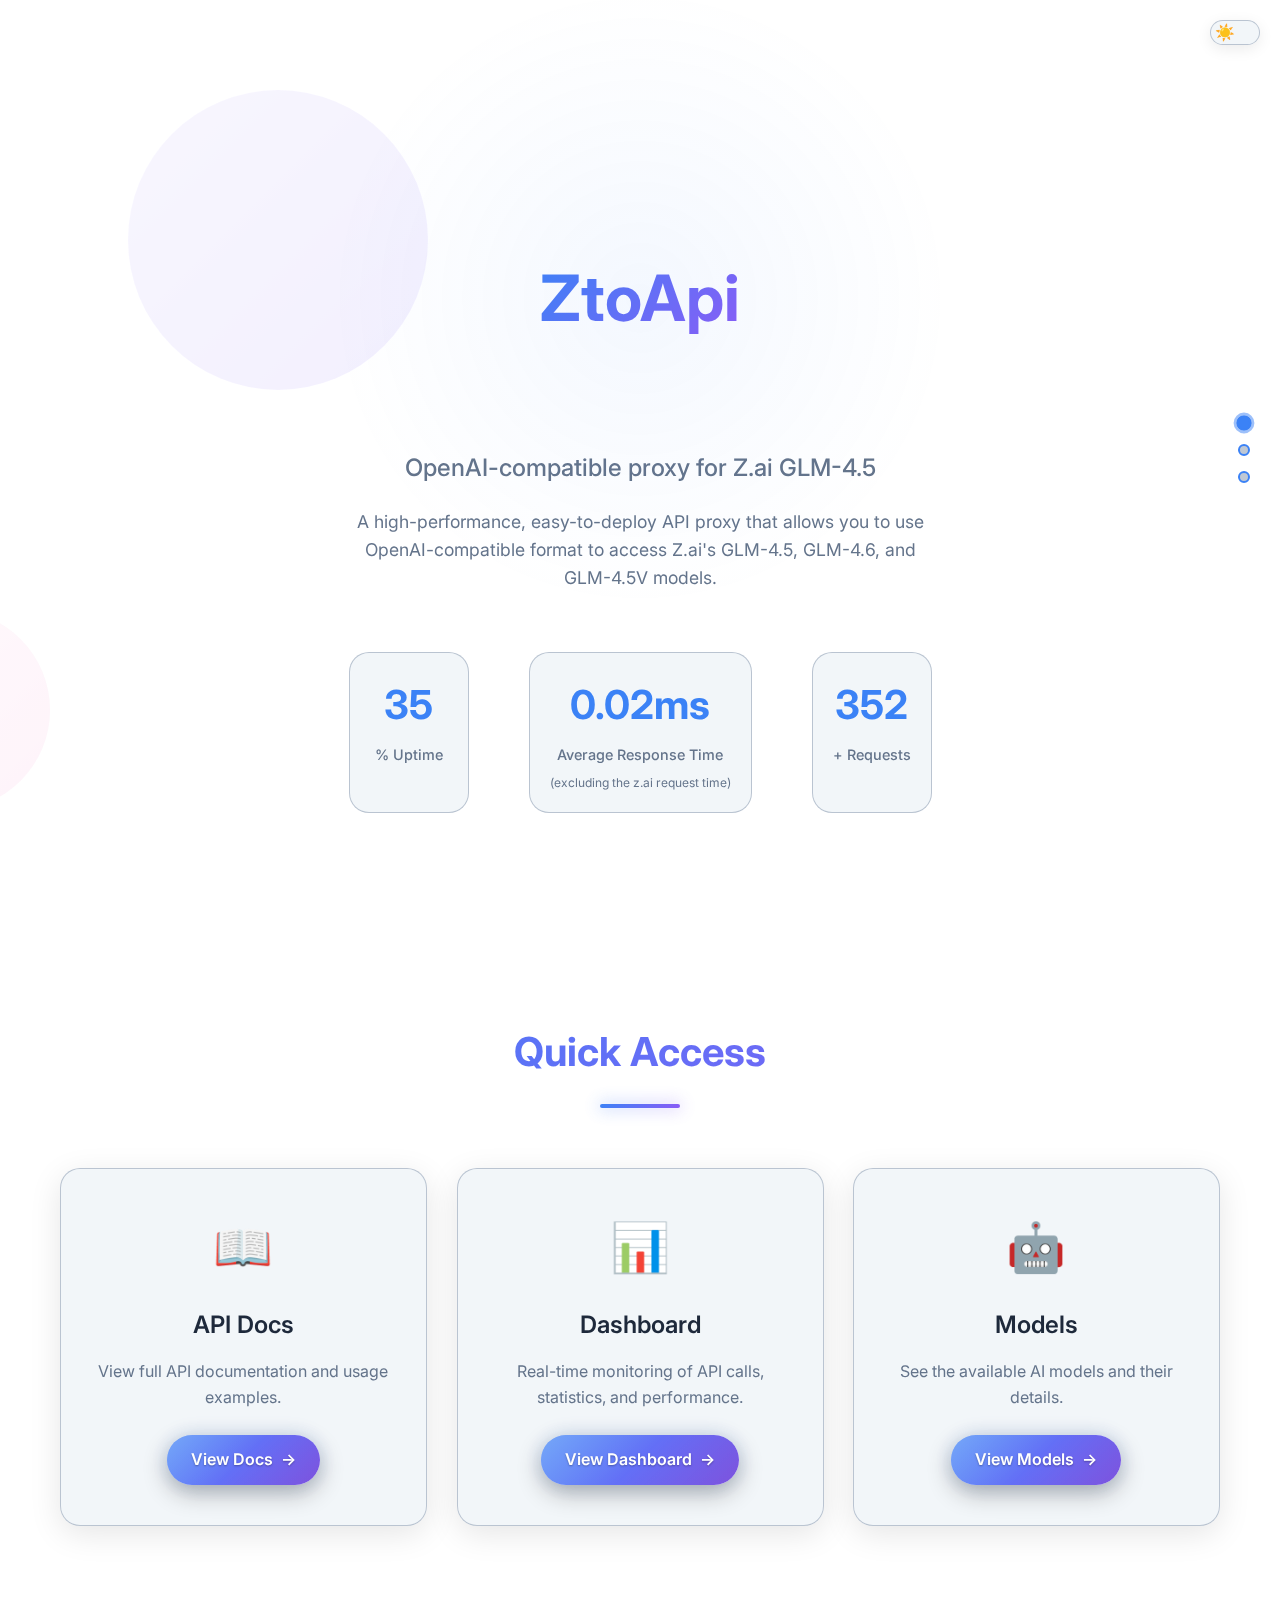
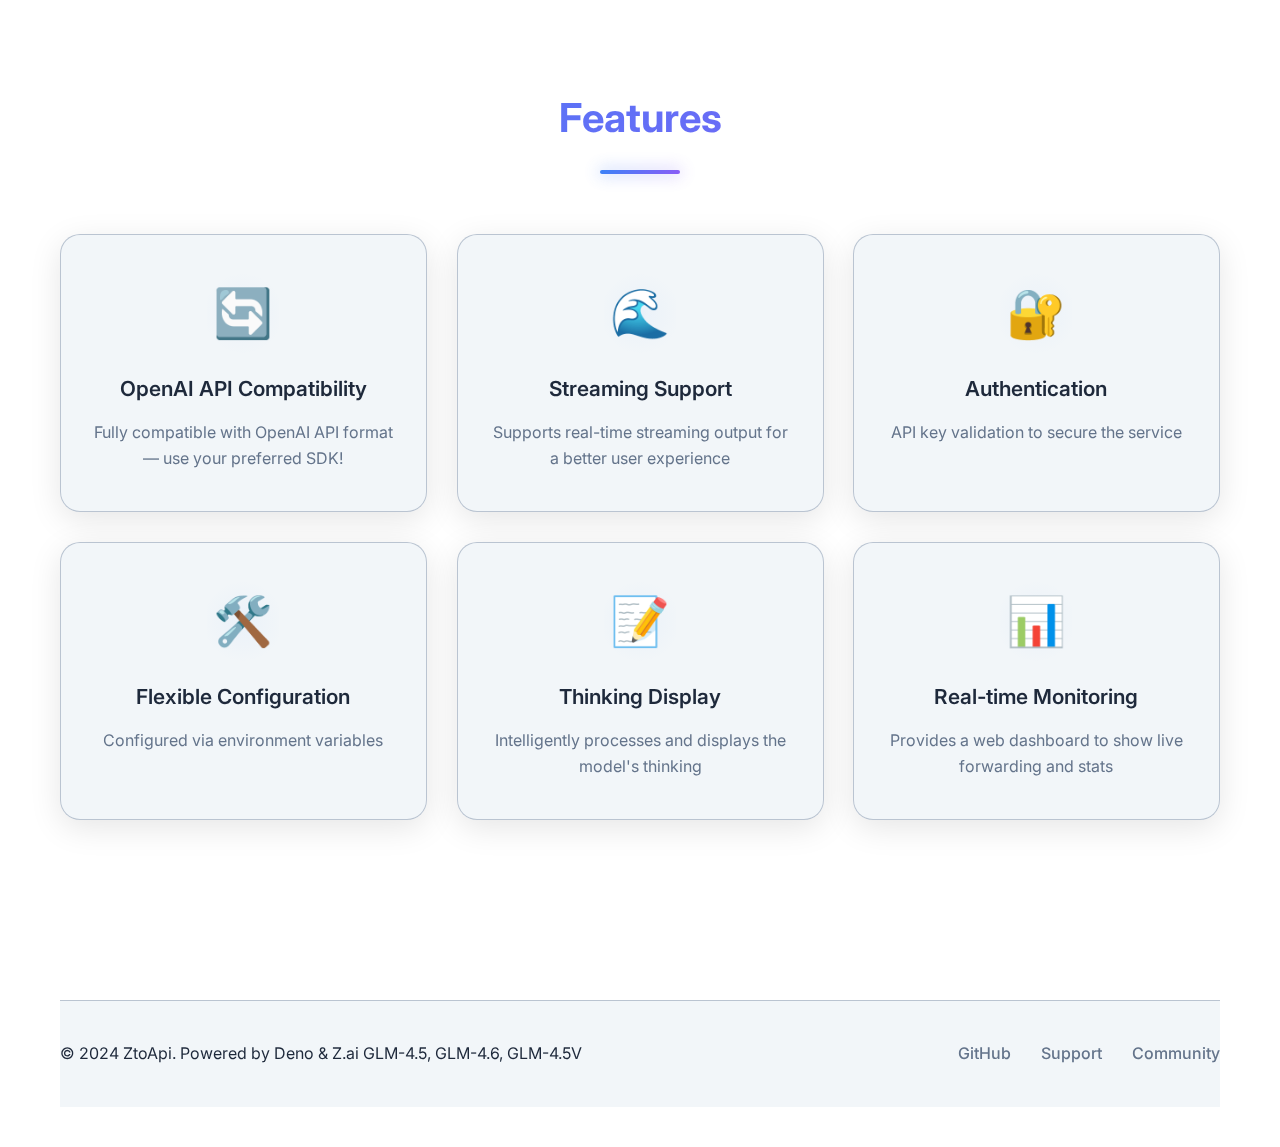
<file: ui/index.html>
<!DOCTYPE html>
<html lang="en">
  <head>
    <meta charset="UTF-8">
    <meta name="viewport" content="width=device-width, initial-scale=1.0">
    <title>ZtoApi - OpenAI-compatible API proxy</title>
    <link rel="stylesheet" href="/ui/index.css">
    <link rel="preconnect" href="https://fonts.googleapis.com">
    <link rel="preconnect" href="https://fonts.gstatic.com" crossorigin>
    <link href="https://fonts.googleapis.com/css2?family=Inter:wght@300;400;500;600;700&display=swap" rel="stylesheet">
  </head>
  <body>
    <!-- Animated Background -->
    <div class="bg-animation">
      <div class="floating-shapes"></div>
    </div>

    <!-- Dark Mode Toggle -->
    <button class="theme-toggle" id="themeToggle" aria-label="Toggle dark mode">
      <span class="sun-icon">☀️</span>
      <span class="moon-icon">🌙</span>
    </button>

    <!-- Navigation dots -->
    <nav class="nav-dots">
      <a href="#hero" class="nav-dot active" data-section="hero"></a>
      <a href="#links" class="nav-dot" data-section="links"></a>
      <a href="#features" class="nav-dot" data-section="features"></a>
    </nav>

    <div class="container">
      <section id="hero" class="hero-section">
        <header class="hero-header">
          <div class="logo-container">
            <h1 class="logo">ZtoApi</h1>
            <div class="logo-glow"></div>
          </div>
          <div class="subtitle">OpenAI-compatible proxy for Z.ai GLM-4.5</div>
          <p class="hero-description">
            A high-performance, easy-to-deploy API proxy that allows you to use OpenAI-compatible format to access
            Z.ai's GLM-4.5, GLM-4.6, and GLM-4.5V models.
          </p>
          <div class="hero-stats">
            <div class="stat-item">
              <span class="stat-number" data-target="99.9">0</span>
              <span class="stat-label">% Uptime</span>
            </div>
            <div class="stat-item">
              <span class="stat-number">0.02ms</span>
              <span class="stat-label">Average Response Time</span>
              <small style="display: block; color: var(--text-secondary); font-size: 0.75rem; margin-top: 5px"
              >(excluding the z.ai request time)</small>
            </div>
            <div class="stat-item">
              <span class="stat-number" data-target="1000">0</span>
              <span class="stat-label">+ Requests</span>
            </div>
          </div>
        </header>
      </section>

      <section id="links" class="links-section">
        <div class="section-header">
          <h2 class="section-title">Quick Access</h2>
          <div class="title-underline"></div>
        </div>

        <div class="links">
          <div class="link-card" data-tilt>
            <div class="card-icon">📖</div>
            <h3>API Docs</h3>
            <p>View full API documentation and usage examples.</p>
            <a href="/docs" class="card-link">
              <span>View Docs</span>
              <span class="link-arrow">→</span>
            </a>
            <div class="card-glow"></div>
            <div class="card-shine"></div>
          </div>

          <div class="link-card" data-tilt>
            <div class="card-icon">📊</div>
            <h3>Dashboard</h3>
            <p>Real-time monitoring of API calls, statistics, and performance.</p>
            <a href="/dashboard" class="card-link">
              <span>View Dashboard</span>
              <span class="link-arrow">→</span>
            </a>
            <div class="card-glow"></div>
            <div class="card-shine"></div>
          </div>

          <div class="link-card" data-tilt>
            <div class="card-icon">🤖</div>
            <h3>Models</h3>
            <p>See the available AI models and their details.</p>
            <a href="/v1/models" class="card-link">
              <span>View Models</span>
              <span class="link-arrow">→</span>
            </a>
            <div class="card-glow"></div>
            <div class="card-shine"></div>
          </div>
        </div>
      </section>

      <section id="features" class="features-section">
        <div class="section-header">
          <h2 class="section-title">Features</h2>
          <div class="title-underline"></div>
        </div>

        <div class="feature-list">
          <div class="feature-item" data-aos="fade-up">
            <div class="feature-icon-wrapper">
              <div class="feature-icon">🔄</div>
              <div class="icon-glow"></div>
            </div>
            <h3>OpenAI API Compatibility</h3>
            <p>Fully compatible with OpenAI API format — use your preferred SDK!</p>
          </div>

          <div class="feature-item" data-aos="fade-up" data-aos-delay="100">
            <div class="feature-icon-wrapper">
              <div class="feature-icon">🌊</div>
              <div class="icon-glow"></div>
            </div>
            <h3>Streaming Support</h3>
            <p>Supports real-time streaming output for a better user experience</p>
          </div>

          <div class="feature-item" data-aos="fade-up" data-aos-delay="200">
            <div class="feature-icon-wrapper">
              <div class="feature-icon">🔐</div>
              <div class="icon-glow"></div>
            </div>
            <h3>Authentication</h3>
            <p>API key validation to secure the service</p>
          </div>

          <div class="feature-item" data-aos="fade-up" data-aos-delay="300">
            <div class="feature-icon-wrapper">
              <div class="feature-icon">🛠️</div>
              <div class="icon-glow"></div>
            </div>
            <h3>Flexible Configuration</h3>
            <p>Configured via environment variables</p>
          </div>

          <div class="feature-item" data-aos="fade-up" data-aos-delay="400">
            <div class="feature-icon-wrapper">
              <div class="feature-icon">📝</div>
              <div class="icon-glow"></div>
            </div>
            <h3>Thinking Display</h3>
            <p>Intelligently processes and displays the model's thinking</p>
          </div>

          <div class="feature-item" data-aos="fade-up" data-aos-delay="500">
            <div class="feature-icon-wrapper">
              <div class="feature-icon">📊</div>
              <div class="icon-glow"></div>
            </div>
            <h3>Real-time Monitoring</h3>
            <p>Provides a web dashboard to show live forwarding and stats</p>
          </div>
        </div>
      </section>

      <footer class="footer">
        <div class="footer-content">
          <p>© 2024 ZtoApi. Powered by Deno & Z.ai GLM-4.5, GLM-4.6, GLM-4.5V</p>
          <div class="footer-links">
            <a href="#" class="footer-link">GitHub</a>
            <a href="#" class="footer-link">Support</a>
            <a href="#" class="footer-link">Community</a>
          </div>
        </div>
      </footer>
    </div>

    <!-- Scroll to top button -->
    <button class="scroll-to-top" id="scrollToTop" aria-label="Scroll to top">
      <span>↑</span>
    </button>

    <script src="/ui/index.js"></script>
  </body>
</html>
</file>
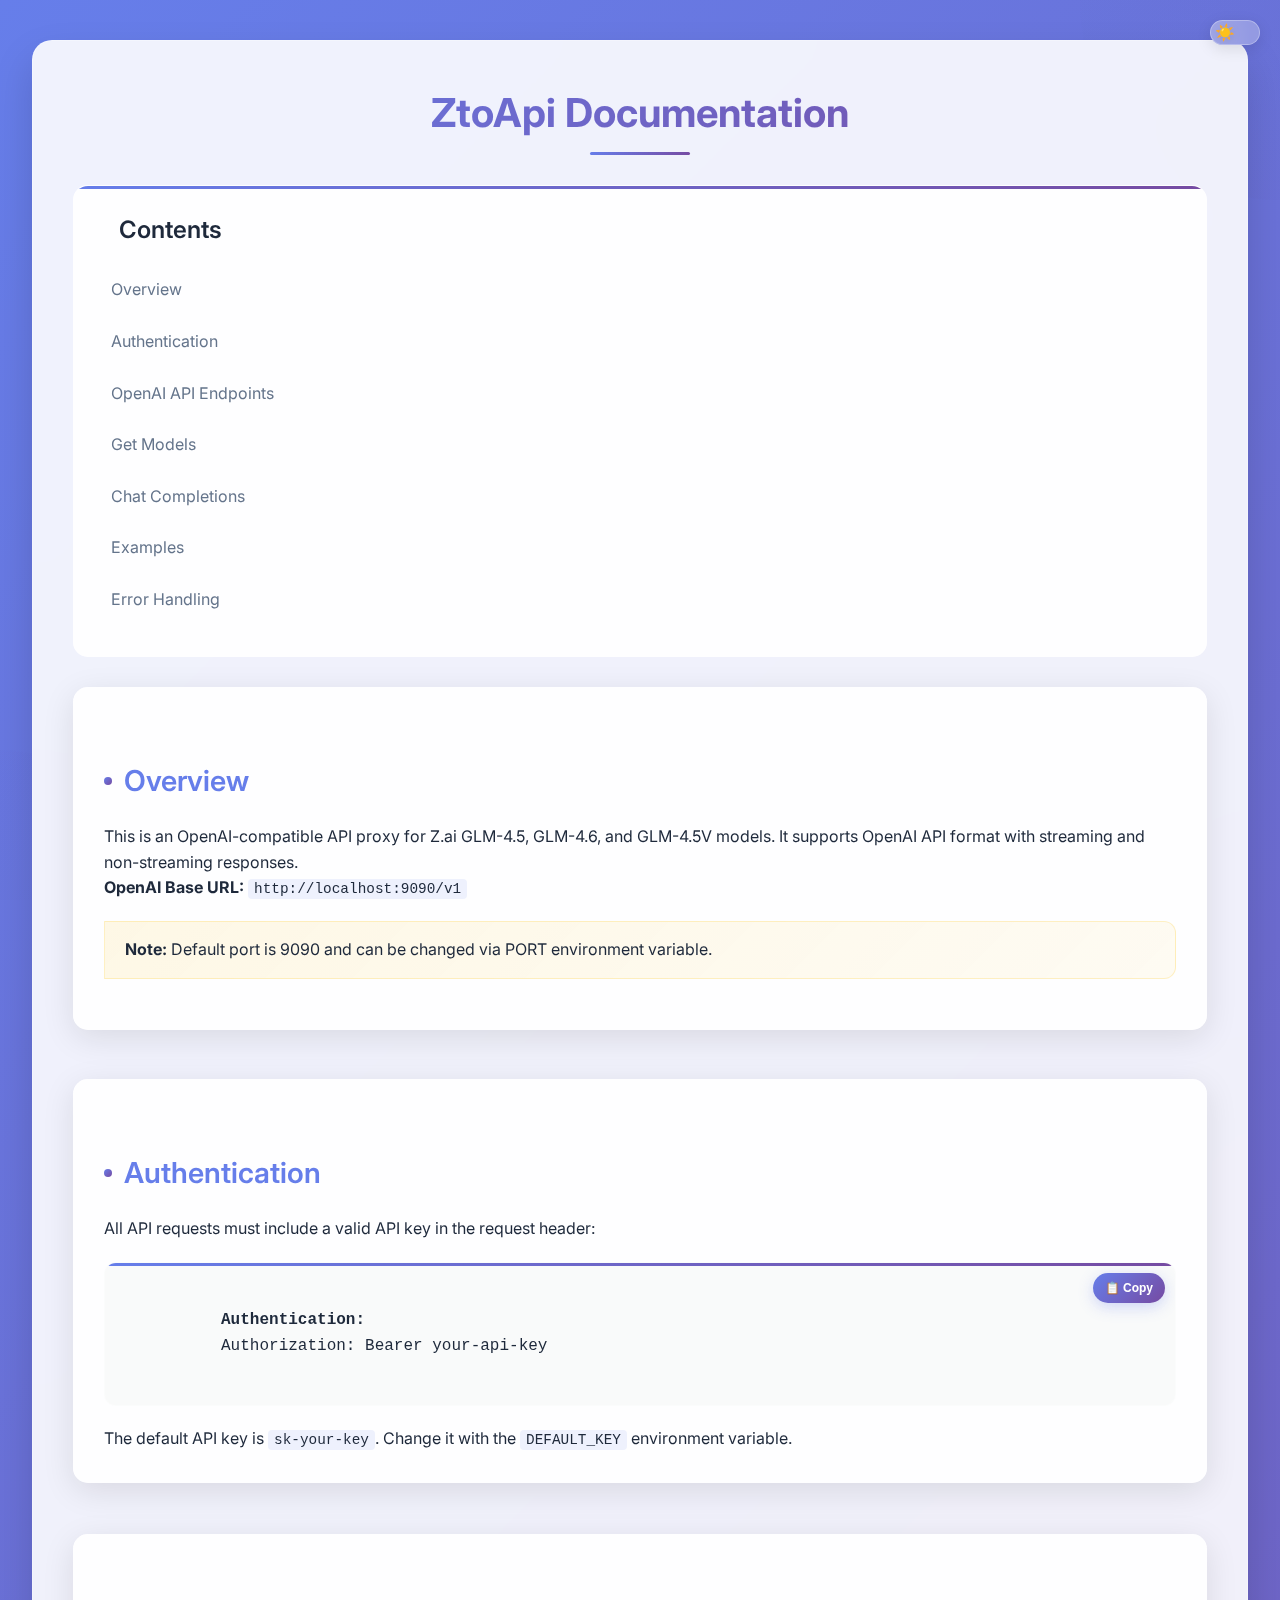
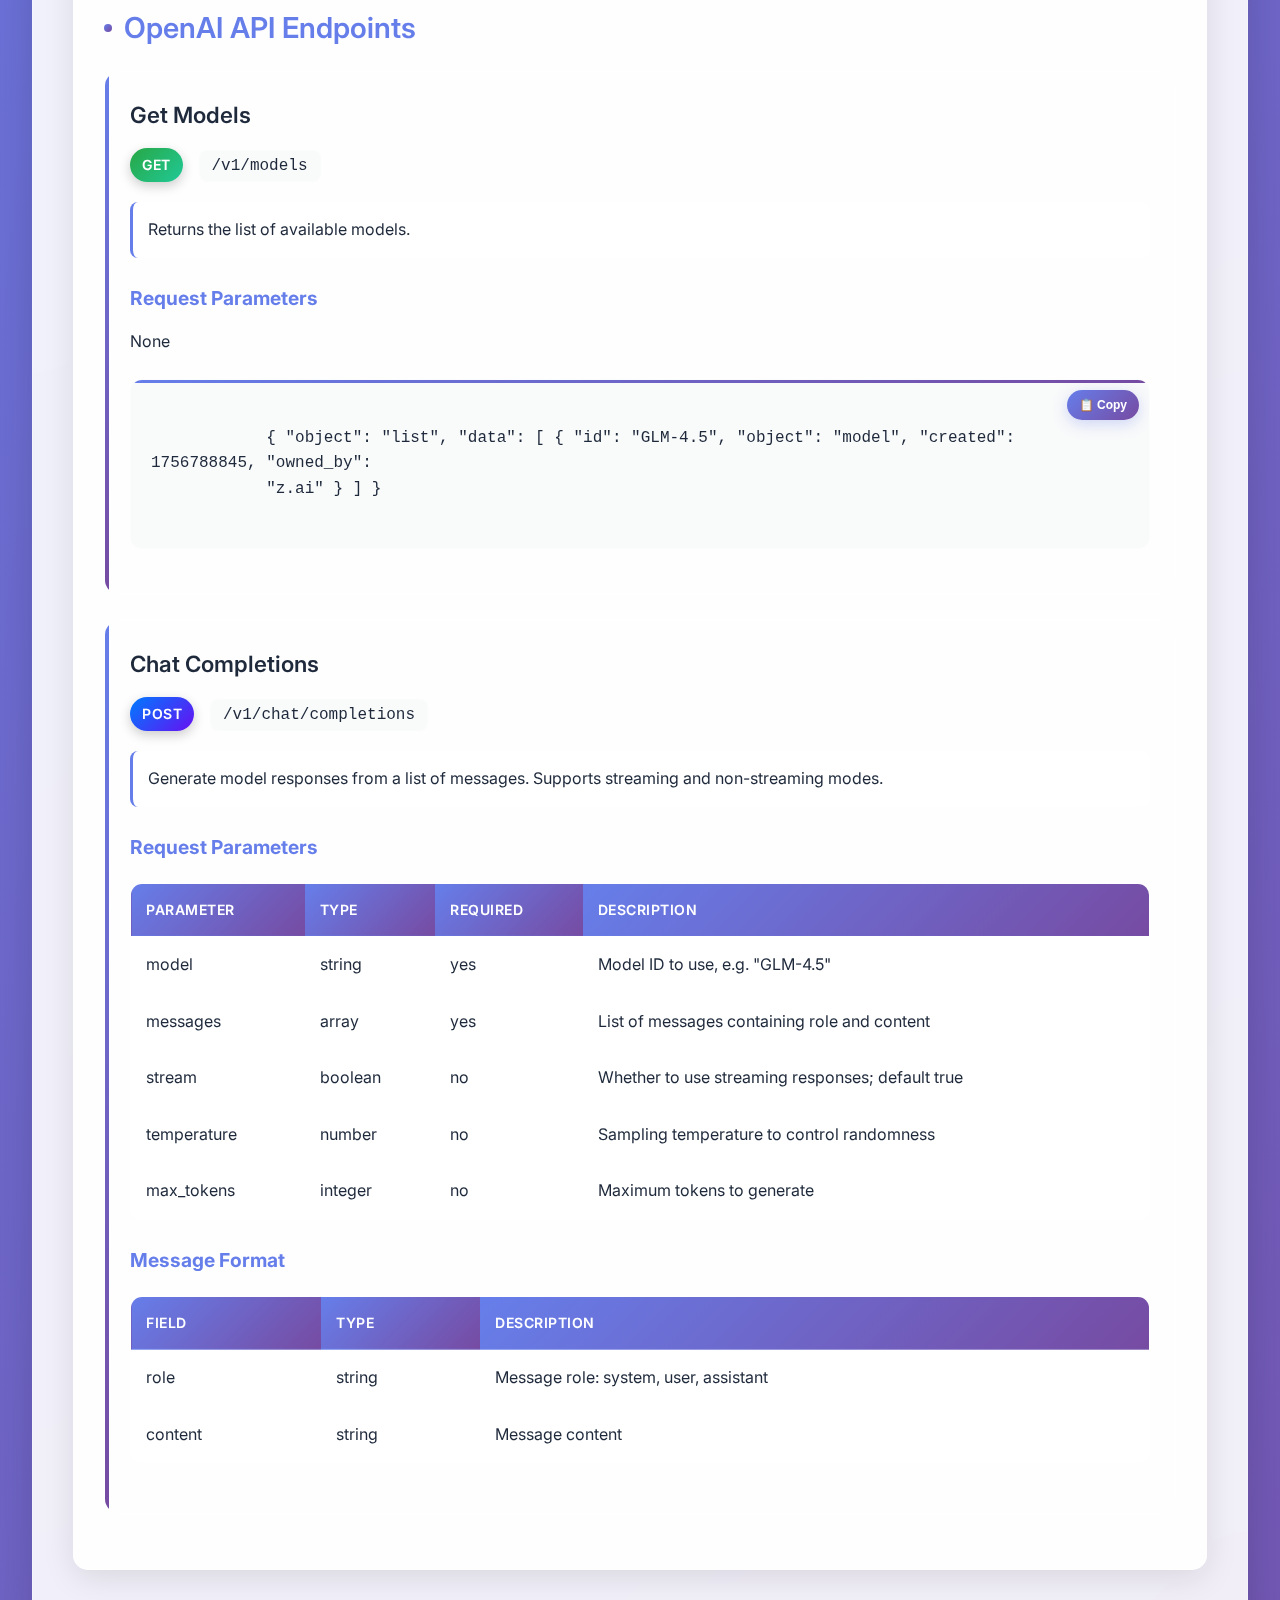
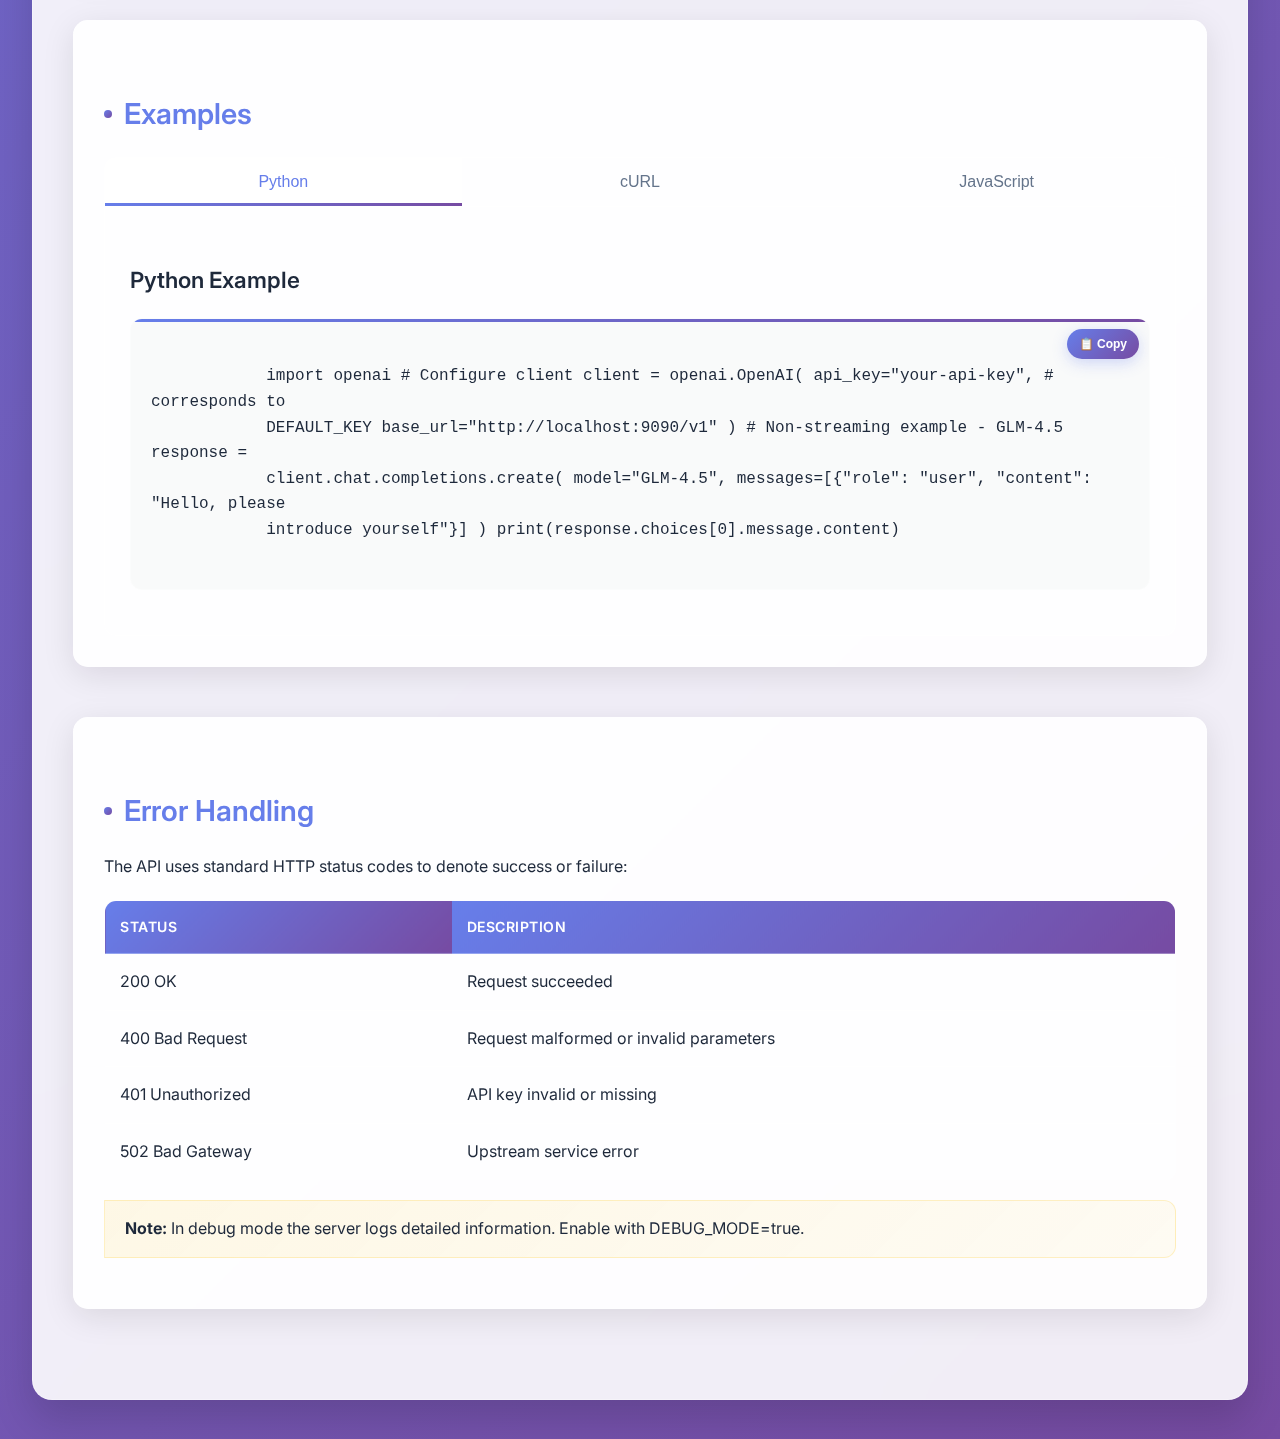
<file: ui/docs/docs.html>
<!DOCTYPE html>
<html lang="en">
  <head>
    <meta charset="UTF-8">
    <meta name="viewport" content="width=device-width, initial-scale=1.0">
    <title>ZtoApi Docs - OpenAI API</title>
    <link rel="stylesheet" href="/ui/docs/docs.css">
    <link rel="preconnect" href="https://fonts.googleapis.com">
    <link rel="preconnect" href="https://fonts.gstatic.com" crossorigin>
    <link href="https://fonts.googleapis.com/css2?family=Inter:wght@300;400;500;600;700&display=swap" rel="stylesheet">
  </head>
  <body>
    <!-- Animated Background -->
    <div class="bg-animation">
      <div class="floating-shapes"></div>
    </div>

    <!-- Dark Mode Toggle -->
    <button class="theme-toggle" id="themeToggle" aria-label="Toggle dark mode">
      <span class="sun-icon">☀️</span>
      <span class="moon-icon">🌙</span>
    </button>

    <div class="container">
      <h1>ZtoApi Documentation</h1>

      <div class="toc">
        <h2>Contents</h2>
        <ul>
          <li><a href="#overview">Overview</a></li>
          <li><a href="#authentication">Authentication</a></li>
          <li>
            <a href="#endpoints">OpenAI API Endpoints</a>
            <ul>
              <li><a href="#models">Get Models</a></li>
              <li><a href="#chat-completions">Chat Completions</a></li>
            </ul>
          </li>
          <li><a href="#examples">Examples</a></li>
          <li><a href="#error-handling">Error Handling</a></li>
        </ul>
      </div>

      <section id="overview">
        <h2>Overview</h2>
        <p>
          This is an OpenAI-compatible API proxy for Z.ai GLM-4.5, GLM-4.6, and GLM-4.5V models. It supports OpenAI API
          format with streaming and non-streaming responses.
        </p>
        <p><strong>OpenAI Base URL:</strong> <code>http://localhost:9090/v1</code></p>
        <div class="note">
          <strong>Note:</strong> Default port is 9090 and can be changed via PORT environment variable.
        </div>
      </section>

      <section id="authentication">
        <h2>Authentication</h2>
        <p>All API requests must include a valid API key in the request header:</p>
        <div class="example">
          <strong>Authentication:</strong>
          Authorization: Bearer your-api-key
        </div>
        <p>
          The default API key is <code>sk-your-key</code>. Change it with the <code>DEFAULT_KEY</code> environment
          variable.
        </p>
      </section>

      <section id="endpoints">
        <h2>OpenAI API Endpoints</h2>

        <div class="endpoint" id="models">
          <h3>Get Models</h3>
          <div>
            <span class="method get">GET</span>
            <span class="path">/v1/models</span>
          </div>
          <div class="description">
            <p>Returns the list of available models.</p>
          </div>
          <div class="parameters">
            <h4>Request Parameters</h4>
            <p>None</p>
          </div>
          <div class="response">
            { "object": "list", "data": [ { "id": "GLM-4.5", "object": "model", "created": 1756788845, "owned_by":
            "z.ai" } ] }
          </div>
        </div>

        <div class="endpoint" id="chat-completions">
          <h3>Chat Completions</h3>
          <div>
            <span class="method post">POST</span>
            <span class="path">/v1/chat/completions</span>
          </div>
          <div class="description">
            <p>Generate model responses from a list of messages. Supports streaming and non-streaming modes.</p>
          </div>
          <div class="parameters">
            <h4>Request Parameters</h4>
            <table>
              <thead>
                <tr>
                  <th>Parameter</th>
                  <th>Type</th>
                  <th>Required</th>
                  <th>Description</th>
                </tr>
              </thead>
              <tbody>
                <tr>
                  <td>model</td>
                  <td>string</td>
                  <td>yes</td>
                  <td>Model ID to use, e.g. "GLM-4.5"</td>
                </tr>
                <tr>
                  <td>messages</td>
                  <td>array</td>
                  <td>yes</td>
                  <td>List of messages containing role and content</td>
                </tr>
                <tr>
                  <td>stream</td>
                  <td>boolean</td>
                  <td>no</td>
                  <td>Whether to use streaming responses; default true</td>
                </tr>
                <tr>
                  <td>temperature</td>
                  <td>number</td>
                  <td>no</td>
                  <td>Sampling temperature to control randomness</td>
                </tr>
                <tr>
                  <td>max_tokens</td>
                  <td>integer</td>
                  <td>no</td>
                  <td>Maximum tokens to generate</td>
                </tr>
              </tbody>
            </table>
          </div>
          <div class="parameters">
            <h4>Message Format</h4>
            <table>
              <thead>
                <tr>
                  <th>Field</th>
                  <th>Type</th>
                  <th>Description</th>
                </tr>
              </thead>
              <tbody>
                <tr>
                  <td>role</td>
                  <td>string</td>
                  <td>Message role: system, user, assistant</td>
                </tr>
                <tr>
                  <td>content</td>
                  <td>string</td>
                  <td>Message content</td>
                </tr>
              </tbody>
            </table>
          </div>
        </div>
      </section>

      <section id="examples">
        <h2>Examples</h2>

        <div class="tab">
          <button class="tablinks active" onclick="openTab(event, 'python-tab')">Python</button>
          <button class="tablinks" onclick="openTab(event, 'curl-tab')">cURL</button>
          <button class="tablinks" onclick="openTab(event, 'javascript-tab')">JavaScript</button>
        </div>

        <div id="python-tab" class="tabcontent" style="display: block">
          <h3>Python Example</h3>
          <div class="example">
            import openai # Configure client client = openai.OpenAI( api_key="your-api-key", # corresponds to
            DEFAULT_KEY base_url="http://localhost:9090/v1" ) # Non-streaming example - GLM-4.5 response =
            client.chat.completions.create( model="GLM-4.5", messages=[{"role": "user", "content": "Hello, please
            introduce yourself"}] ) print(response.choices[0].message.content)
          </div>
        </div>

        <div id="curl-tab" class="tabcontent">
          <h3>cURL Example</h3>
          <div class="example">
            # Non-streaming curl -X POST http://localhost:9090/v1/chat/completions \ -H "Content-Type: application/json"
            \ -H "Authorization: Bearer your-api-key" \ -d '{ "model": "GLM-4.5", "messages": [{"role": "user",
            "content": "Hello"}], "stream": false }' # Streaming curl -X POST http://localhost:9090/v1/chat/completions
            \ -H "Content-Type: application/json" \ -H "Authorization: Bearer your-api-key" \ -d '{ "model": "GLM-4.5",
            "messages": [{"role": "user", "content": "Hello"}], "stream": true }'
          </div>
        </div>

        <div id="javascript-tab" class="tabcontent">
          <h3>JavaScript Example</h3>
          <div class="example">
            const fetch = require('node-fetch'); async function chatWithGLM(message, stream = false) { const response =
            await fetch('http://localhost:9090/v1/chat/completions', { method: 'POST', headers: { 'Content-Type':
            'application/json', 'Authorization': 'Bearer your-api-key' }, body: JSON.stringify({ model: 'GLM-4.5',
            messages: [{ role: 'user', content: message }], stream: stream }) }); if (stream) { const reader =
            response.body.getReader(); const decoder = new TextDecoder(); while (true) { const { done, value } = await
            reader.read(); if (done) break; const chunk = decoder.decode(value); const lines = chunk.split('\n'); for
            (const line of lines) { if (line.startsWith('data: ')) { const data = line.slice(6); if (data === '[DONE]')
            { console.log('\nStream complete'); return; } try { const parsed = JSON.parse(data); const content =
            parsed.choices[0]?.delta?.content; if (content) { process.stdout.write(content); } } catch (e) { // ignore
            parse errors } } } } } else { const data = await response.json();
            console.log(data.choices[0].message.content); } } // Example usage chatWithGLM('Hello, please introduce
            JavaScript', false);
          </div>
        </div>
      </section>

      <section id="error-handling">
        <h2>Error Handling</h2>
        <p>The API uses standard HTTP status codes to denote success or failure:</p>
        <table>
          <thead>
            <tr>
              <th>Status</th>
              <th>Description</th>
            </tr>
          </thead>
          <tbody>
            <tr>
              <td>200 OK</td>
              <td>Request succeeded</td>
            </tr>
            <tr>
              <td>400 Bad Request</td>
              <td>Request malformed or invalid parameters</td>
            </tr>
            <tr>
              <td>401 Unauthorized</td>
              <td>API key invalid or missing</td>
            </tr>
            <tr>
              <td>502 Bad Gateway</td>
              <td>Upstream service error</td>
            </tr>
          </tbody>
        </table>
        <div class="note">
          <strong>Note:</strong> In debug mode the server logs detailed information. Enable with DEBUG_MODE=true.
        </div>
      </section>
    </div>

    <script>
      // Dark mode toggle
      const themeToggle = document.getElementById("themeToggle");
      const body = document.body;
      const sunIcon = themeToggle.querySelector(".sun-icon");
      const moonIcon = themeToggle.querySelector(".moon-icon");

      // Check for saved theme preference
      const savedTheme = localStorage.getItem("theme");
      if (savedTheme === "dark") {
        body.classList.add("dark-mode");
        sunIcon.style.display = "none";
        moonIcon.style.display = "block";
      }

      themeToggle.addEventListener("click", () => {
        body.classList.toggle("dark-mode");
        const isDark = body.classList.contains("dark-mode");

        sunIcon.style.display = isDark ? "none" : "block";
        moonIcon.style.display = isDark ? "block" : "none";

        localStorage.setItem("theme", isDark ? "dark" : "light");
      });

      // Add loading animation
      window.addEventListener("load", () => {
        body.classList.add("loaded");
      });
    </script>
    <script src="/ui/docs/docs.js"></script>
  </body>
</html>
</file>
<file: ui/index.css>
/* CSS Variables for Light and Dark Mode */
:root {
  /* Light Mode Colors */
  --bg-primary: #ffffff;
  --bg-secondary: #ffffff;
  --bg-glass: rgba(241, 245, 249, 0.95);
  --bg-overlay: rgba(241, 245, 249, 0.98);
  --text-primary: #1e293b;
  --text-secondary: #64748b;
  --text-accent: #3b82f6;
  --accent-primary: #3b82f6;
  --accent-secondary: #8b5cf6;
  --accent-gradient: linear-gradient(135deg, #3b82f6 0%, #8b5cf6 100%);
  --border-color: rgba(148, 163, 184, 0.6);
  --shadow-light: rgba(0, 0, 0, 0.08);
  --shadow-medium: rgba(0, 0, 0, 0.12);
  --shadow-strong: rgba(0, 0, 0, 0.2);
  --glow-color: rgba(59, 130, 246, 0.15);
  --card-bg: rgba(241, 245, 249, 0.9);
}

/* Dark Mode Colors */
body.dark-mode {
  --bg-primary: linear-gradient(135deg, #1a1a2e 0%, #16213e 100%);
  --bg-secondary: #1e293b;
  --bg-glass: rgba(30, 41, 59, 0.25);
  --bg-overlay: rgba(30, 41, 59, 0.9);
  --text-primary: #f1f5f9;
  --text-secondary: #94a3b8;
  --text-accent: #60a5fa;
  --accent-primary: #60a5fa;
  --accent-secondary: #a78bfa;
  --accent-gradient: linear-gradient(135deg, #60a5fa 0%, #a78bfa 100%);
  --border-color: rgba(255, 255, 255, 0.1);
  --shadow-light: rgba(0, 0, 0, 0.3);
  --shadow-medium: rgba(0, 0, 0, 0.5);
  --shadow-strong: rgba(0, 0, 0, 0.8);
  --glow-color: rgba(96, 165, 250, 0.6);
  --card-bg: rgba(30, 41, 59, 0.9);
}

/* Base Styles */
* {
  margin: 0;
  padding: 0;
  box-sizing: border-box;
}

html {
  scroll-behavior: smooth;
}

body {
  font-family: "Inter", -apple-system, BlinkMacSystemFont, "Segoe UI", Roboto, sans-serif;
  background: var(--bg-primary);
  color: var(--text-primary);
  line-height: 1.6;
  overflow-x: hidden;
  transition: all 0.3s ease;
  opacity: 0;
  animation: fadeIn 0.8s ease forwards;
  min-height: 100vh;
}

body.loaded {
  opacity: 1;
}

@keyframes fadeIn {
  to {
    opacity: 1;
  }
}

/* Animated Background */
.bg-animation {
  position: fixed;
  top: 0;
  left: 0;
  width: 100%;
  height: 100%;
  z-index: -1;
  overflow: hidden;
}

.floating-shapes {
  position: absolute;
  width: 100%;
  height: 100%;
}

.floating-shapes::before,
.floating-shapes::after {
  content: "";
  position: absolute;
  border-radius: 50%;
  background: linear-gradient(135deg, #e0e7ff 0%, #c7d2fe 100%);
  opacity: 0.3;
  animation: float 20s infinite ease-in-out;
}

.floating-shapes::before {
  width: 400px;
  height: 400px;
  top: -200px;
  right: -200px;
  animation-delay: 0s;
}

.floating-shapes::after {
  width: 300px;
  height: 300px;
  bottom: -150px;
  left: -150px;
  animation-delay: 10s;
}

/* Add more floating shapes */
.floating-shapes {
  position: relative;
}

.floating-shapes::before {
  content: "";
  position: absolute;
  width: 300px;
  height: 300px;
  background: linear-gradient(135deg, #ddd6fe 0%, #c4b5fd 100%);
  border-radius: 50%;
  top: 10%;
  left: 10%;
  opacity: 0.2;
  animation: float 15s infinite ease-in-out;
}

.floating-shapes::after {
  content: "";
  position: absolute;
  width: 200px;
  height: 200px;
  background: linear-gradient(135deg, #fce7f3 0%, #fbcfe8 100%);
  border-radius: 50%;
  bottom: 10%;
  right: 10%;
  opacity: 0.25;
  animation: float 18s infinite ease-in-out reverse;
}

@keyframes float {
  0%, 100% {
    transform: translate(0, 0) rotate(0deg);
  }
  33% {
    transform: translate(30px, -30px) rotate(120deg);
  }
  66% {
    transform: translate(-20px, 20px) rotate(240deg);
  }
}

/* Theme Toggle */
.theme-toggle {
  position: fixed;
  top: 20px;
  right: 20px;
  z-index: 9999;
  background: var(--bg-glass);
  backdrop-filter: blur(20px);
  border: 1px solid var(--border-color);
  border-radius: 50px;
  width: 50px;
  height: 25px;
  cursor: pointer;
  display: flex;
  align-items: center;
  justify-content: space-between;
  padding: 0 4px;
  transition: all 0.3s ease;
  box-shadow: 0 4px 15px var(--shadow-light);
}

.theme-toggle:hover {
  transform: scale(1.1);
  box-shadow: 0 6px 25px var(--shadow-strong), 0 0 20px var(--glow-color);
  border-color: var(--accent-primary);
}

.sun-icon, .moon-icon {
  font-size: 16px;
  transition: all 0.3s ease;
}

.moon-icon {
  display: none;
}

/* Navigation Dots */
.nav-dots {
  position: fixed;
  right: 30px;
  top: 50%;
  transform: translateY(-50%);
  z-index: 100;
  display: flex;
  flex-direction: column;
  gap: 15px;
}

.nav-dot {
  width: 12px;
  height: 12px;
  border-radius: 50%;
  background: var(--border-color);
  border: 2px solid var(--accent-primary);
  cursor: pointer;
  transition: all 0.3s ease;
  position: relative;
}

.nav-dot:hover {
  transform: scale(1.2);
  background: var(--accent-primary);
}

.nav-dot.active {
  background: var(--accent-primary);
  transform: scale(1.3);
}

.nav-dot.active::after {
  content: "";
  position: absolute;
  top: -4px;
  left: -4px;
  right: -4px;
  bottom: -4px;
  border-radius: 50%;
  border: 2px solid var(--accent-primary);
  opacity: 0.5;
  animation: pulse 2s infinite;
}

@keyframes pulse {
  0% {
    transform: scale(1);
    opacity: 0.5;
  }
  50% {
    transform: scale(1.1);
    opacity: 0.3;
  }
  100% {
    transform: scale(1);
    opacity: 0.5;
  }
}

@keyframes subtle-bob {
  0% {
    transform: translateY(0px);
  }
  50% {
    transform: translateY(-6px);
  }
  100% {
    transform: translateY(0px);
  }
}

/* Container */
.container {
  max-width: 1200px;
  margin: 0 auto;
  padding: 40px 20px;
  position: relative;
  z-index: 1;
}

/* Hero Section */
.hero-section {
  min-height: 100vh;
  display: flex;
  align-items: center;
  justify-content: center;
  text-align: center;
  padding: 60px 20px;
}

.hero-header {
  max-width: 800px;
  margin: 0 auto;
}

.logo-container {
  position: relative;
  display: inline-block;
  margin-bottom: 20px;
  padding: 80px 60px;
  overflow: visible;
}

.logo {
  font-size: 4rem;
  font-weight: 700;
  margin: 0;
  background: var(--accent-gradient);
  -webkit-background-clip: text;
  -webkit-text-fill-color: transparent;
  background-clip: text;
  position: relative;
  z-index: 2;
  animation: glow 3s ease-in-out infinite alternate;
}

@keyframes glow {
  from {
    filter: drop-shadow(0 0 25px var(--glow-color)) drop-shadow(0 0 50px var(--glow-color));
  }
  to {
    filter: drop-shadow(0 0 35px var(--glow-color)) drop-shadow(0 0 70px var(--glow-color));
  }
}

.logo-glow {
  position: absolute;
  top: 50%;
  left: 50%;
  transform: translate(-50%, -50%);
  width: 300%;
  height: 300%;
  background: radial-gradient(circle, var(--glow-color) 0%, transparent 50%);
  opacity: 0.4;
  z-index: 1;
  animation: glowPulse 3s ease-in-out infinite alternate;
  pointer-events: none;
}

@keyframes glowPulse {
  from {
    transform: translate(-50%, -50%) scale(1);
    opacity: 0.4;
  }
  to {
    transform: translate(-50%, -50%) scale(1.2);
    opacity: 0.6;
  }
}

.subtitle {
  font-size: 1.5rem;
  color: var(--text-secondary);
  margin-bottom: 20px;
  font-weight: 500;
}

.hero-description {
  font-size: 1.1rem;
  color: var(--text-secondary);
  margin-bottom: 40px;
  max-width: 600px;
  margin-left: auto;
  margin-right: auto;
}

/* Hero Stats */
.hero-stats {
  display: flex;
  justify-content: center;
  gap: 60px;
  margin-top: 60px;
  flex-wrap: wrap;
}

.stat-item {
  text-align: center;
  padding: 20px;
  background: var(--bg-glass);
  backdrop-filter: blur(10px);
  border: 1px solid var(--border-color);
  border-radius: 20px;
  min-width: 120px;
  transition: all 0.3s ease;
}

.stat-item:hover {
  transform: translateY(-5px);
  box-shadow: 0 10px 30px var(--shadow-medium);
}

.stat-number {
  display: block;
  font-size: 2.5rem;
  font-weight: 700;
  color: var(--accent-primary);
  margin-bottom: 5px;
}

.stat-label {
  font-size: 0.9rem;
  color: var(--text-secondary);
  font-weight: 500;
}

/* Section Headers */
.section-header {
  text-align: center;
  margin-bottom: 60px;
}

.section-title {
  font-size: 2.5rem;
  font-weight: 700;
  margin-bottom: 20px;
  background: var(--accent-gradient);
  -webkit-background-clip: text;
  -webkit-text-fill-color: transparent;
  background-clip: text;
}

.title-underline {
  width: 80px;
  height: 4px;
  background: var(--accent-gradient);
  margin: 0 auto;
  border-radius: 2px;
  position: relative;
}

.title-underline::after {
  content: "";
  position: absolute;
  top: -2px;
  left: -2px;
  right: -2px;
  bottom: -2px;
  background: var(--accent-gradient);
  border-radius: 4px;
  opacity: 0.3;
  filter: blur(8px);
  z-index: -1;
}

/* Links Section */
.links-section {
  padding: 80px 0;
}

.links {
  display: grid;
  grid-template-columns: repeat(auto-fit, minmax(320px, 1fr));
  gap: 30px;
  margin-top: 40px;
}

.link-card {
  background: var(--bg-glass);
  backdrop-filter: blur(10px);
  border: 1px solid var(--border-color);
  border-radius: 20px;
  padding: 40px 30px;
  text-align: center;
  position: relative;
  overflow: hidden;
  cursor: pointer;
  box-shadow: 0 8px 32px 0 rgba(0, 0, 0, 0.1);
  transform-style: preserve-3d;
  transform-origin: center center;
}

.link-card::before {
  content: "";
  position: absolute;
  top: 0;
  left: 0;
  right: 0;
  height: 2px;
  background: var(--accent-gradient);
  transform: scaleX(0);
  transition: transform 0.3s ease;
}

.link-card:hover::before {
  transform: scaleX(1);
}

.card-icon {
  font-size: 3rem;
  margin-bottom: 20px;
  display: block;
  animation: bounce 2s infinite;
}

@keyframes bounce {
  0%, 20%, 50%, 80%, 100% {
    transform: translateY(0);
  }
  40% {
    transform: translateY(-10px);
  }
  60% {
    transform: translateY(-5px);
  }
}

.link-card h3 {
  margin: 0 0 15px 0;
  color: var(--text-primary);
  font-size: 1.5rem;
  font-weight: 600;
}

.link-card p {
  color: var(--text-secondary);
  margin-bottom: 25px;
  line-height: 1.6;
}

.card-link {
  display: inline-flex;
  align-items: center;
  gap: 8px;
  background: var(--accent-gradient);
  color: white;
  padding: 12px 24px;
  border-radius: 25px;
  text-decoration: none;
  font-weight: 600;
  transition: all 0.3s ease;
  position: relative;
  overflow: hidden;
  transform-style: preserve-3d;
  transform: translateZ(10px);
  box-shadow: 0 8px 25px rgba(0, 0, 0, 0.3), 0 0 20px var(--glow-color);
}

.card-link::before {
  content: "";
  position: absolute;
  top: 0;
  left: -100%;
  width: 100%;
  height: 100%;
  background: rgba(255, 255, 255, 0.2);
  transition: left 0.3s ease;
  border-radius: 25px;
}

.card-link:hover::before {
  left: 100%;
}

/* Add a 3D button face effect */
.card-link::after {
  content: "";
  position: absolute;
  top: 0;
  left: 0;
  right: 0;
  bottom: 0;
  background: linear-gradient(135deg, rgba(255, 255, 255, 0.3) 0%, transparent 50%, rgba(0, 0, 0, 0.1) 100%);
  border-radius: 25px;
  pointer-events: none;
  z-index: 1;
}

/* Button text depth */
.card-link span {
  position: relative;
  z-index: 2;
  text-shadow: 0 1px 2px rgba(0, 0, 0, 0.3);
}

.card-link:hover {
  transform: translateZ(20px) scale(1.05);
  box-shadow: 0 15px 35px rgba(0, 0, 0, 0.4), 0 0 30px var(--glow-color), 0 5px 15px rgba(0, 0, 0, 0.2);
}

.link-arrow {
  transition: transform 0.3s ease;
}

.card-link:hover .link-arrow {
  transform: translateX(5px);
}

.card-glow {
  position: absolute;
  top: -50%;
  left: -50%;
  width: 200%;
  height: 200%;
  background: radial-gradient(circle, var(--glow-color) 0%, transparent 70%);
  opacity: 0;
  transition: opacity 0.3s ease;
  pointer-events: none;
}

.link-card:hover .card-glow {
  opacity: 0.15;
}

/* Enhanced 3D effect elements */
.card-shine {
  position: absolute;
  top: 0;
  left: 0;
  right: 0;
  bottom: 0;
  background: linear-gradient(
    105deg,
    transparent 40%,
    rgba(255, 255, 255, 0.1) 45%,
    rgba(255, 255, 255, 0.2) 50%,
    rgba(255, 255, 255, 0.1) 55%,
    transparent 60%
  );
  transform: translateX(-100%);
  transition: transform 0.6s;
  pointer-events: none;
}

.link-card:hover .card-shine {
  transform: translateX(100%);
}

/* Features Section */
.features-section {
  padding: 80px 0;
}

.feature-list {
  display: grid;
  grid-template-columns: repeat(auto-fit, minmax(300px, 1fr));
  gap: 30px;
  margin-top: 40px;
}

.feature-item {
  text-align: center;
  padding: 40px 30px;
  background: var(--bg-glass);
  backdrop-filter: blur(10px);
  border: 1px solid var(--border-color);
  border-radius: 20px;
  transition: all 0.3s ease;
  position: relative;
  overflow: hidden;
  box-shadow: 0 8px 32px 0 rgba(0, 0, 0, 0.1);
}

.feature-item::before {
  content: "";
  position: absolute;
  top: 0;
  left: 0;
  right: 0;
  bottom: 0;
  background: var(--accent-gradient);
  opacity: 0;
  transition: opacity 0.3s ease;
}

.feature-item:hover::before {
  opacity: 0.05;
}

.feature-item:hover {
  transform: translateY(-10px) scale(1.02);
  box-shadow: 0 0 30px var(--glow-color), 0 10px 20px var(--shadow-strong);
  border-color: var(--accent-primary);
}

.feature-icon-wrapper {
  position: relative;
  display: inline-block;
  margin-bottom: 20px;
}

.feature-icon {
  font-size: 3rem;
  display: block;
  position: relative;
  z-index: 2;
}

.icon-glow {
  position: absolute;
  top: 50%;
  left: 50%;
  transform: translate(-50%, -50%);
  width: 120%;
  height: 120%;
  background: radial-gradient(circle, var(--glow-color) 0%, transparent 70%);
  opacity: 0.3;
  z-index: 1;
  animation: iconGlow 3s ease-in-out infinite alternate;
}

@keyframes iconGlow {
  from {
    transform: translate(-50%, -50%) scale(1);
    opacity: 0.3;
  }
  to {
    transform: translate(-50%, -50%) scale(1.1);
    opacity: 0.5;
  }
}

.feature-item h3 {
  color: var(--text-primary);
  margin-bottom: 15px;
  font-size: 1.3rem;
  font-weight: 600;
  position: relative;
  z-index: 2;
}

.feature-item p {
  color: var(--text-secondary);
  line-height: 1.6;
  position: relative;
  z-index: 2;
}

/* Footer */
.footer {
  margin-top: 100px;
  padding: 40px 0;
  border-top: 1px solid var(--border-color);
  background: var(--bg-glass);
  backdrop-filter: blur(10px);
}

.footer-content {
  display: flex;
  justify-content: space-between;
  align-items: center;
  flex-wrap: wrap;
  gap: 20px;
}

.footer-links {
  display: flex;
  gap: 30px;
}

.footer-link {
  color: var(--text-secondary);
  text-decoration: none;
  transition: color 0.3s ease;
  font-weight: 500;
}

.footer-link:hover {
  color: var(--accent-primary);
}

/* Scroll to Top Button */
.scroll-to-top {
  position: fixed;
  bottom: 30px;
  right: 30px;
  width: 50px;
  height: 50px;
  border-radius: 50%;
  background: var(--accent-gradient);
  border: none;
  color: white;
  font-size: 20px;
  cursor: pointer;
  opacity: 0;
  visibility: hidden;
  transition: all 0.3s ease;
  z-index: 1000;
  box-shadow: 0 4px 20px var(--shadow-medium);
}

.scroll-to-top.visible {
  opacity: 1;
  visibility: visible;
}

.scroll-to-top:hover {
  transform: translateY(-5px);
  box-shadow: 0 8px 25px var(--shadow-strong);
}

/* Responsive Design */
@media (max-width: 768px) {
  .logo {
    font-size: 3rem;
  }

  .hero-stats {
    gap: 20px;
  }

  .stat-item {
    min-width: 100px;
    padding: 15px;
  }

  .nav-dots {
    right: 15px;
  }

  .theme-toggle {
    top: 15px;
    right: 15px;
  }

  .footer-content {
    flex-direction: column;
    text-align: center;
  }

  .links {
    grid-template-columns: 1fr;
  }

  .feature-list {
    grid-template-columns: 1fr;
  }
}

@media (max-width: 480px) {
  .container {
    padding: 20px 15px;
  }

  .logo {
    font-size: 2.5rem;
  }

  .section-title {
    font-size: 2rem;
  }

  .hero-stats {
    flex-direction: column;
    align-items: center;
  }

  .stat-item {
    width: 100%;
    max-width: 200px;
  }
}

/* Loading Animation */
@keyframes slideInUp {
  from {
    transform: translateY(30px);
    opacity: 0;
  }
  to {
    transform: translateY(0);
    opacity: 1;
  }
}

.hero-section > * {
  animation: slideInUp 0.8s ease forwards;
}

.hero-section > *:nth-child(1) {
  animation-delay: 0.1s;
}
.hero-section > *:nth-child(2) {
  animation-delay: 0.2s;
}
.hero-section > *:nth-child(3) {
  animation-delay: 0.3s;
}
.hero-section > *:nth-child(4) {
  animation-delay: 0.4s;
}

/* Performance Optimizations */
.link-card,
.feature-item {
  will-change: transform;
}

.floating-shapes::before,
.floating-shapes::after {
  will-change: transform;
}

/* Reduce motion for users who prefer it */
@media (prefers-reduced-motion: reduce) {
  *,
  *::before,
  *::after {
    animation-duration: 0.01ms !important;
    animation-iteration-count: 1 !important;
    transition-duration: 0.01ms !important;
  }
}
</file>
<file: ui/docs/docs.css>
/* CSS Variables for Light and Dark Mode */
:root {
  /* Light Mode Colors */
  --bg-primary: linear-gradient(135deg, #667eea 0%, #764ba2 100%);
  --bg-secondary: #ffffff;
  --bg-glass: rgba(255, 255, 255, 0.25);
  --bg-overlay: rgba(255, 255, 255, 0.9);
  --text-primary: #1e293b;
  --text-secondary: #64748b;
  --text-accent: #3b82f6;
  --accent-primary: #667eea;
  --accent-secondary: #764ba2;
  --accent-gradient: linear-gradient(135deg, #667eea 0%, #764ba2 100%);
  --border-color: rgba(255, 255, 255, 0.3);
  --shadow-light: rgba(0, 0, 0, 0.1);
  --shadow-medium: rgba(0, 0, 0, 0.15);
  --shadow-strong: rgba(0, 0, 0, 0.25);
  --glow-color: rgba(102, 126, 234, 0.6);
  --card-bg: rgba(255, 255, 255, 0.9);
  --code-bg: rgba(248, 249, 250, 0.9);
  --success-color: #28a745;
  --error-color: #dc3545;
  --warning-color: #ffc107;
}

/* Dark Mode Colors */
body.dark-mode {
  --bg-primary: linear-gradient(135deg, #1a1a2e 0%, #16213e 100%);
  --bg-secondary: #1e293b;
  --bg-glass: rgba(30, 41, 59, 0.25);
  --bg-overlay: rgba(30, 41, 59, 0.9);
  --text-primary: #f1f5f9;
  --text-secondary: #94a3b8;
  --text-accent: #60a5fa;
  --accent-primary: #60a5fa;
  --accent-secondary: #a78bfa;
  --accent-gradient: linear-gradient(135deg, #60a5fa 0%, #a78bfa 100%);
  --border-color: rgba(255, 255, 255, 0.1);
  --shadow-light: rgba(0, 0, 0, 0.3);
  --shadow-medium: rgba(0, 0, 0, 0.5);
  --shadow-strong: rgba(0, 0, 0, 0.8);
  --glow-color: rgba(96, 165, 250, 0.6);
  --card-bg: rgba(30, 41, 59, 0.9);
  --code-bg: rgba(15, 23, 42, 0.9);
  --success-color: #10b981;
  --error-color: #ef4444;
  --warning-color: #f59e0b;
}

/* Base Styles */
* {
  margin: 0;
  padding: 0;
  box-sizing: border-box;
}

html {
  scroll-behavior: smooth;
}

body {
  font-family: "Inter", -apple-system, BlinkMacSystemFont, "Segoe UI", Roboto, sans-serif;
  background: var(--bg-primary);
  color: var(--text-primary);
  line-height: 1.6;
  overflow-x: hidden;
  transition: all 0.3s ease;
  opacity: 0;
  animation: fadeIn 0.8s ease forwards;
  min-height: 100vh;
}

body.loaded {
  opacity: 1;
}

@keyframes fadeIn {
  to {
    opacity: 1;
  }
}

/* Animated Background */
.bg-animation {
  position: fixed;
  top: 0;
  left: 0;
  width: 100%;
  height: 100%;
  z-index: -1;
  overflow: hidden;
}

.floating-shapes {
  position: absolute;
  width: 100%;
  height: 100%;
}

.floating-shapes::before,
.floating-shapes::after {
  content: "";
  position: absolute;
  border-radius: 50%;
  background: var(--accent-gradient);
  opacity: 0.05;
  animation: float 20s infinite ease-in-out;
}

.floating-shapes::before {
  width: 400px;
  height: 400px;
  top: -200px;
  right: -200px;
  animation-delay: 0s;
}

.floating-shapes::after {
  width: 300px;
  height: 300px;
  bottom: -150px;
  left: -150px;
  animation-delay: 10s;
}

@keyframes float {
  0%, 100% {
    transform: translate(0, 0) rotate(0deg);
  }
  33% {
    transform: translate(30px, -30px) rotate(120deg);
  }
  66% {
    transform: translate(-20px, 20px) rotate(240deg);
  }
}

@keyframes subtle-bob {
  0% {
    transform: translateY(0px);
  }
  50% {
    transform: translateY(-6px);
  }
  100% {
    transform: translateY(0px);
  }
}

/* Theme Toggle */
.theme-toggle {
  position: fixed;
  top: 20px;
  right: 20px;
  z-index: 9999;
  background: var(--bg-glass);
  backdrop-filter: blur(20px);
  border: 1px solid var(--border-color);
  border-radius: 50px;
  width: 50px;
  height: 25px;
  cursor: pointer;
  display: flex;
  align-items: center;
  justify-content: space-between;
  padding: 0 4px;
  transition: all 0.3s ease;
  box-shadow: 0 4px 15px var(--shadow-light);
}

.theme-toggle:hover {
  transform: scale(1.1);
  box-shadow: 0 6px 25px var(--shadow-strong), 0 0 20px var(--glow-color);
  border-color: var(--accent-primary);
}

.sun-icon, .moon-icon {
  font-size: 16px;
  transition: all 0.3s ease;
  filter: drop-shadow(0 2px 4px var(--shadow-light));
}

.moon-icon {
  display: none;
}

/* Container */
.container {
  max-width: 95%;
  margin: 40px auto;
  background: var(--bg-overlay);
  backdrop-filter: blur(20px);
  border: 1px solid var(--border-color);
  border-radius: 20px;
  padding: 40px;
  box-shadow: 0 20px 40px var(--shadow-medium);
  position: relative;
  z-index: 1;
}

/* Headers */
h1 {
  color: var(--text-primary);
  text-align: center;
  margin-bottom: 40px;
  font-size: 2.5rem;
  font-weight: 700;
  background: var(--accent-gradient);
  -webkit-background-clip: text;
  -webkit-text-fill-color: transparent;
  background-clip: text;
  position: relative;
}

h1::after {
  content: "";
  position: absolute;
  bottom: -10px;
  left: 50%;
  transform: translateX(-50%);
  width: 100px;
  height: 3px;
  background: var(--accent-gradient);
  border-radius: 2px;
}

h2 {
  color: var(--accent-primary);
  margin-top: 40px;
  margin-bottom: 20px;
  font-size: 1.8rem;
  font-weight: 600;
  position: relative;
  padding-left: 20px;
}

h2::before {
  content: "";
  position: absolute;
  left: 0;
  top: 50%;
  transform: translateY(-50%);
  width: 8px;
  height: 8px;
  background: var(--accent-gradient);
  border-radius: 50%;
}

h3 {
  color: var(--text-primary);
  margin-top: 30px;
  margin-bottom: 15px;
  font-size: 1.4rem;
  font-weight: 600;
}

/* Table of Contents */
.toc {
  background: var(--bg-glass);
  backdrop-filter: blur(20px);
  border: 1px solid var(--border-color);
  border-radius: 15px;
  padding: 25px;
  margin-bottom: 30px;
  position: relative;
  overflow: hidden;
}

.toc::before {
  content: "";
  position: absolute;
  top: 0;
  left: 0;
  right: 0;
  height: 3px;
  background: var(--accent-gradient);
}

.toc h2 {
  margin-top: 0;
  margin-bottom: 20px;
  color: var(--text-primary);
  font-size: 1.5rem;
}

.toc h2::before {
  display: none;
}

.toc ul {
  padding-left: 0;
  list-style: none;
}

.toc li {
  margin: 10px 0;
}

.toc a {
  color: var(--text-secondary);
  text-decoration: none;
  transition: all 0.3s ease;
  padding: 8px 12px;
  border-radius: 8px;
  display: block;
  position: relative;
}

.toc a::before {
  content: "";
  position: absolute;
  left: 0;
  top: 50%;
  transform: translateY(-50%);
  width: 3px;
  height: 0;
  background: var(--accent-gradient);
  border-radius: 2px;
  transition: height 0.3s ease;
}

.toc a:hover {
  color: var(--accent-primary);
  background: var(--bg-glass);
  transform: translateX(5px);
}

.toc a:hover::before {
  height: 70%;
}

/* Sections */
section {
  margin-bottom: 50px;
  padding: 30px;
  background: var(--bg-glass);
  backdrop-filter: blur(10px);
  border: 1px solid var(--border-color);
  border-radius: 15px;
  transition: all 0.3s ease;
  box-shadow: 0 8px 32px 0 rgba(0, 0, 0, 0.1);
  transform-style: preserve-3d;
}

section:hover {
  transform: translateY(-10px) rotateX(5deg);
  box-shadow: 0 0 30px var(--glow-color), 0 10px 20px var(--shadow-strong);
}

/* Endpoints */
.endpoint {
  background: var(--bg-glass);
  backdrop-filter: blur(20px);
  border: 1px solid var(--border-color);
  border-radius: 15px;
  padding: 25px;
  margin-bottom: 25px;
  position: relative;
  overflow: hidden;
  transition: all 0.3s ease;
}

.endpoint::before {
  content: "";
  position: absolute;
  top: 0;
  left: 0;
  width: 4px;
  height: 100%;
  background: var(--accent-gradient);
}

.endpoint:hover {
  transform: translateY(-3px);
  box-shadow: 0 15px 35px var(--shadow-medium);
}

.endpoint h3 {
  margin-top: 0;
  color: var(--text-primary);
}

/* Method Badges */
.method {
  display: inline-block;
  padding: 6px 12px;
  border-radius: 20px;
  color: white;
  font-weight: 600;
  margin-right: 12px;
  font-size: 14px;
  text-transform: uppercase;
  letter-spacing: 0.5px;
  box-shadow: 0 4px 12px rgba(0, 0, 0, 0.2);
  transition: all 0.3s ease;
}

.method:hover {
  transform: translateY(-2px);
  box-shadow: 0 6px 16px rgba(0, 0, 0, 0.3);
}

.get {
  background: linear-gradient(135deg, #28a745, #20c997);
}

.post {
  background: linear-gradient(135deg, #007bff, #6610f2);
}

.path {
  font-family: "SF Mono", "Monaco", "Inconsolata", "Roboto Mono", monospace;
  background: var(--code-bg);
  padding: 6px 12px;
  border-radius: 8px;
  font-size: 16px;
  border: 1px solid var(--border-color);
  transition: all 0.3s ease;
}

.path:hover {
  background: var(--accent-primary);
  color: white;
  transform: scale(1.05);
}

/* Tables */
table {
  width: 100%;
  border-collapse: collapse;
  margin: 20px 0;
  background: var(--bg-glass);
  backdrop-filter: blur(20px);
  border: 1px solid var(--border-color);
  border-radius: 12px;
  overflow: hidden;
}

th, td {
  padding: 15px;
  text-align: left;
  border-bottom: 1px solid var(--border-color);
  transition: all 0.3s ease;
}

th {
  background: var(--accent-gradient);
  color: white;
  font-weight: 600;
  text-transform: uppercase;
  letter-spacing: 0.5px;
  font-size: 14px;
}

tr:hover td {
  background: var(--bg-glass);
  transform: scale(1.01);
}

tr:last-child td {
  border-bottom: none;
}

/* Code Blocks */
.example, .response {
  background: var(--code-bg);
  border: 1px solid var(--border-color);
  border-radius: 12px;
  padding: 20px;
  margin: 20px 0;
  font-family: "SF Mono", "Monaco", "Inconsolata", "Roboto Mono", monospace;
  white-space: pre-wrap;
  overflow-x: auto;
  position: relative;
  transition: all 0.3s ease;
}

.example:hover, .response:hover {
  transform: translateY(-2px);
  box-shadow: 0 10px 25px var(--shadow-medium);
}

.example::before, .response::before {
  content: "";
  position: absolute;
  top: 0;
  left: 0;
  right: 0;
  height: 3px;
  background: var(--accent-gradient);
  border-radius: 12px 12px 0 0;
}

/* Notes */
.note {
  background: linear-gradient(135deg, rgba(255, 193, 7, 0.1), rgba(255, 193, 7, 0.05));
  border-left: 4px solid var(--warning-color);
  padding: 15px 20px;
  margin: 20px 0;
  border-radius: 0 12px 12px 0;
  backdrop-filter: blur(20px);
  border: 1px solid rgba(255, 193, 7, 0.2);
  transition: all 0.3s ease;
}

.note:hover {
  transform: translateX(5px);
  box-shadow: 0 5px 15px rgba(255, 193, 7, 0.2);
}

/* Tabs */
.tab {
  overflow: hidden;
  background: var(--bg-glass);
  backdrop-filter: blur(20px);
  border: 1px solid var(--border-color);
  border-radius: 12px 12px 0 0;
  display: flex;
  margin-bottom: 0;
}

.tab button {
  background: transparent;
  border: none;
  outline: none;
  cursor: pointer;
  padding: 15px 20px;
  transition: all 0.3s ease;
  font-size: 16px;
  font-weight: 500;
  color: var(--text-secondary);
  flex: 1;
  position: relative;
}

.tab button::before {
  content: "";
  position: absolute;
  bottom: 0;
  left: 0;
  right: 0;
  height: 3px;
  background: var(--accent-gradient);
  transform: scaleX(0);
  transition: transform 0.3s ease;
}

.tab button:hover {
  background: var(--bg-glass);
  color: var(--text-primary);
}

.tab button.active {
  background: var(--bg-glass);
  color: var(--accent-primary);
}

.tab button.active::before {
  transform: scaleX(1);
}

.tabcontent {
  display: none;
  padding: 25px;
  border: 1px solid var(--border-color);
  border-top: none;
  border-radius: 0 0 12px 12px;
  background: var(--bg-glass);
  backdrop-filter: blur(20px);
  animation: slideIn 0.3s ease;
}

@keyframes slideIn {
  from {
    opacity: 0;
    transform: translateY(10px);
  }
  to {
    opacity: 1;
    transform: translateY(0);
  }
}

/* Description */
.description {
  margin: 20px 0;
  padding: 15px;
  background: var(--bg-glass);
  border-radius: 8px;
  border-left: 3px solid var(--accent-primary);
}

/* Parameters */
.parameters {
  margin: 25px 0;
}

.parameters h4 {
  color: var(--accent-primary);
  margin-bottom: 15px;
  font-size: 1.2rem;
}

/* Responsive Design */
@media (max-width: 768px) {
  .container {
    margin: 20px 40px;
    padding: 20px;
  }

  h1 {
    font-size: 2rem;
  }

  h2 {
    font-size: 1.5rem;
  }

  .tab {
    flex-direction: column;
  }

  .tab button {
    border-bottom: 1px solid var(--border-color);
  }

  .tab button:last-child {
    border-bottom: none;
  }

  table {
    font-size: 14px;
  }

  th, td {
    padding: 10px;
  }
}

/* Performance Optimizations */
.endpoint,
section,
.tabcontent {
  will-change: transform;
}

/* Reduce motion for users who prefer it */
@media (prefers-reduced-motion: reduce) {
  *,
  *::before,
  *::after {
    animation-duration: 0.01ms !important;
    animation-iteration-count: 1 !important;
    transition-duration: 0.01ms !important;
  }
}
</file>
